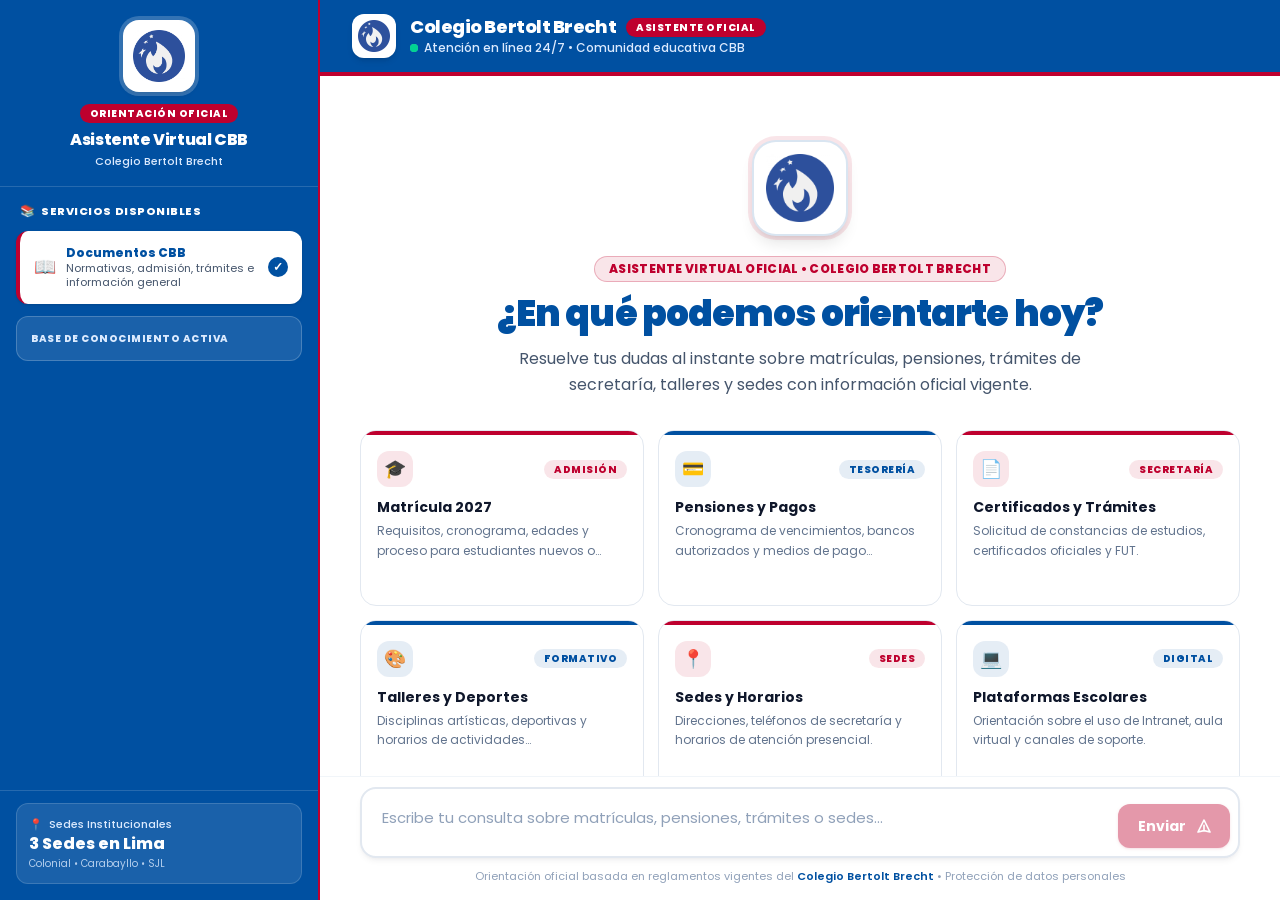
<file: index.html>
<!doctype html>
<html lang="es">

<head>
  <meta charset="utf-8">
  <title>Asistente Virtual Oficial | Colegio Bertolt Brecht</title>
  <base href="/">
  <meta name="viewport" content="width=device-width, initial-scale=1">
  <meta name="description" content="Asistente Virtual Oficial del Colegio Bertolt Brecht. Resuelve dudas sobre trámites, pensiones, matrículas 2027, talleres y sedes las 24 horas.">
  <link rel="icon" type="image/png" href="cropped-Favicon-3-1-32x32.png">
  <link rel="preconnect" href="https://fonts.googleapis.com">
  <link rel="preconnect" href="https://fonts.gstatic.com" crossorigin="">
  <link href="https://fonts.googleapis.com/css2?family=Poppins:ital,wght@0,300;0,400;0,500;0,600;0,700;0,800;1,300;1,400;1,600&amp;display=swap" rel="stylesheet">
<link rel="stylesheet" href="styles.css"></head>

<body class="font-['Poppins',sans-serif] bg-white text-slate-800 antialiased selection:bg-[#0050A1]/15 selection:text-[#0050A1]">
  <app-root></app-root>
<link rel="modulepreload" href="chunk-Z7USECQD.js"><link rel="modulepreload" href="chunk-GTRT2NL7.js"><script src="main.js" type="module"></script></body>

</html>
</file>
<file: styles.css>
/* src/styles.css */
/*! tailwindcss v4.3.3 | MIT License | https://tailwindcss.com */
@layer properties;
@layer theme, base, components, utilities;
@layer theme {
  :root,
  :host {
    --font-sans:
      -apple-system,
      BlinkMacSystemFont,
      "Segoe UI",
      Roboto,
      "Helvetica Neue",
      "Noto Sans",
      Arial,
      sans-serif,
      "Apple Color Emoji",
      "Segoe UI Emoji",
      "Segoe UI Symbol",
      "Noto Color Emoji";
    --font-mono:
      ui-monospace,
      SFMono-Regular,
      Menlo,
      Monaco,
      Consolas,
      "Liberation Mono",
      "Courier New",
      monospace;
    --color-red-50: oklch(97.1% 0.013 17.38);
    --color-red-200: oklch(88.5% 0.062 18.334);
    --color-red-300: oklch(80.8% 0.114 19.571);
    --color-amber-50: oklch(98.7% 0.022 95.277);
    --color-amber-200: oklch(92.4% 0.12 95.746);
    --color-amber-300: oklch(87.9% 0.169 91.605);
    --color-amber-500: oklch(76.9% 0.188 70.08);
    --color-amber-600: oklch(66.6% 0.179 58.318);
    --color-amber-700: oklch(55.5% 0.163 48.998);
    --color-emerald-50: oklch(97.9% 0.021 166.113);
    --color-emerald-200: oklch(90.5% 0.093 164.15);
    --color-emerald-300: oklch(84.5% 0.143 164.978);
    --color-emerald-400: oklch(76.5% 0.177 163.223);
    --color-emerald-500: oklch(69.6% 0.17 162.48);
    --color-emerald-600: oklch(59.6% 0.145 163.225);
    --color-emerald-700: oklch(50.8% 0.118 165.612);
    --color-emerald-900: oklch(37.8% 0.077 168.94);
    --color-blue-50: oklch(97% 0.014 254.604);
    --color-blue-100: oklch(93.2% 0.032 255.585);
    --color-blue-200: oklch(88.2% 0.059 254.128);
    --color-slate-50: oklch(98.4% 0.003 247.858);
    --color-slate-100: oklch(96.8% 0.007 247.896);
    --color-slate-200: oklch(92.9% 0.013 255.508);
    --color-slate-300: oklch(86.9% 0.022 252.894);
    --color-slate-400: oklch(70.4% 0.04 256.788);
    --color-slate-500: oklch(55.4% 0.046 257.417);
    --color-slate-600: oklch(44.6% 0.043 257.281);
    --color-slate-700: oklch(37.2% 0.044 257.287);
    --color-slate-800: oklch(27.9% 0.041 260.031);
    --color-slate-900: oklch(20.8% 0.042 265.755);
    --color-white: #fff;
    --spacing: 0.25rem;
    --container-xs: 20rem;
    --container-sm: 24rem;
    --container-md: 28rem;
    --container-lg: 32rem;
    --container-xl: 36rem;
    --container-3xl: 48rem;
    --text-xs: 0.75rem;
    --text-xs--line-height: calc(1 / 0.75);
    --text-sm: 0.875rem;
    --text-sm--line-height: calc(1.25 / 0.875);
    --text-base: 1rem;
    --text-base--line-height: calc(1.5 / 1);
    --text-lg: 1.125rem;
    --text-lg--line-height: calc(1.75 / 1.125);
    --text-xl: 1.25rem;
    --text-xl--line-height: calc(1.75 / 1.25);
    --text-2xl: 1.5rem;
    --text-2xl--line-height: calc(2 / 1.5);
    --text-3xl: 1.875rem;
    --text-3xl--line-height: calc(2.25 / 1.875);
    --text-4xl: 2.25rem;
    --text-4xl--line-height: calc(2.5 / 2.25);
    --font-weight-normal: 400;
    --font-weight-medium: 500;
    --font-weight-semibold: 600;
    --font-weight-bold: 700;
    --font-weight-extrabold: 800;
    --font-weight-black: 900;
    --tracking-tight: -0.025em;
    --tracking-wide: 0.025em;
    --tracking-wider: 0.05em;
    --leading-tight: 1.25;
    --leading-snug: 1.375;
    --leading-relaxed: 1.625;
    --radius-xs: 0.125rem;
    --radius-md: 0.375rem;
    --radius-lg: 0.5rem;
    --radius-xl: 0.75rem;
    --radius-2xl: 1rem;
    --radius-3xl: 1.5rem;
    --animate-spin: spin 1s linear infinite;
    --animate-ping: ping 1s cubic-bezier(0, 0, 0.2, 1) infinite;
    --animate-bounce: bounce 1s infinite;
    --blur-xs: 4px;
    --default-transition-duration: 150ms;
    --default-transition-timing-function: cubic-bezier(0.4, 0, 0.2, 1);
    --default-font-family: var(--font-sans);
    --default-mono-font-family: var(--font-mono);
  }
}
@layer base {
  *,
  ::after,
  ::before,
  ::backdrop,
  ::file-selector-button {
    box-sizing: border-box;
    margin: 0;
    padding: 0;
    border: 0 solid;
  }
  html,
  :host {
    line-height: 1.5;
    -webkit-text-size-adjust: 100%;
    tab-size: 4;
    font-family: var(--default-font-family, -apple-system, BlinkMacSystemFont, "Segoe UI", Roboto, "Helvetica Neue", "Noto Sans", Arial, sans-serif, "Apple Color Emoji", "Segoe UI Emoji", "Segoe UI Symbol", "Noto Color Emoji");
    font-feature-settings: var(--default-font-feature-settings, normal);
    font-variation-settings: var(--default-font-variation-settings, normal);
    -webkit-tap-highlight-color: transparent;
  }
  hr {
    height: 0;
    color: inherit;
    border-top-width: 1px;
  }
  abbr:where([title]) {
    -webkit-text-decoration: underline dotted;
    text-decoration: underline dotted;
  }
  h1,
  h2,
  h3,
  h4,
  h5,
  h6 {
    font-size: inherit;
    font-weight: inherit;
  }
  a {
    color: inherit;
    -webkit-text-decoration: inherit;
    text-decoration: inherit;
  }
  b,
  strong {
    font-weight: bolder;
  }
  code,
  kbd,
  samp,
  pre {
    font-family: var(--default-mono-font-family, ui-monospace, SFMono-Regular, Menlo, Monaco, Consolas, "Liberation Mono", "Courier New", monospace);
    font-feature-settings: var(--default-mono-font-feature-settings, normal);
    font-variation-settings: var(--default-mono-font-variation-settings, normal);
    font-size: 1em;
  }
  small {
    font-size: 80%;
  }
  sub,
  sup {
    font-size: 75%;
    line-height: 0;
    position: relative;
    vertical-align: baseline;
  }
  sub {
    bottom: -0.25em;
  }
  sup {
    top: -0.5em;
  }
  table {
    text-indent: 0;
    border-color: inherit;
    border-collapse: collapse;
  }
  :-moz-focusring:where(:not(iframe)) {
    outline: auto;
  }
  progress {
    vertical-align: baseline;
  }
  summary {
    display: list-item;
  }
  ol,
  ul,
  menu {
    list-style: none;
  }
  img,
  svg,
  video,
  canvas,
  audio,
  iframe,
  embed,
  object {
    display: block;
    vertical-align: middle;
  }
  img,
  video {
    max-width: 100%;
    height: auto;
  }
  button,
  input,
  select,
  optgroup,
  textarea,
  ::file-selector-button {
    font: inherit;
    font-feature-settings: inherit;
    font-variation-settings: inherit;
    letter-spacing: inherit;
    color: inherit;
    border-radius: 0;
    background-color: transparent;
    opacity: 1;
  }
  :where(select:is([multiple], [size])) optgroup {
    font-weight: bolder;
  }
  :where(select:is([multiple], [size])) optgroup option {
    padding-inline-start: 20px;
  }
  ::file-selector-button {
    margin-inline-end: 4px;
  }
  ::placeholder {
    opacity: 1;
  }
  @supports (not (-webkit-appearance: -apple-pay-button)) or (contain-intrinsic-size: 1px) {
    ::placeholder {
      color: currentcolor;
    }
    @supports (color: color-mix(in lab, red, red)) {
      ::placeholder {
        color: color-mix(in oklab, currentcolor 50%, transparent);
      }
    }
  }
  textarea {
    resize: vertical;
  }
  ::-webkit-search-decoration {
    -webkit-appearance: none;
  }
  ::-webkit-date-and-time-value {
    min-height: 1lh;
    text-align: inherit;
  }
  ::-webkit-datetime-edit {
    display: inline-flex;
  }
  ::-webkit-datetime-edit-fields-wrapper {
    padding: 0;
  }
  ::-webkit-datetime-edit,
  ::-webkit-datetime-edit-year-field,
  ::-webkit-datetime-edit-month-field,
  ::-webkit-datetime-edit-day-field,
  ::-webkit-datetime-edit-hour-field,
  ::-webkit-datetime-edit-minute-field,
  ::-webkit-datetime-edit-second-field,
  ::-webkit-datetime-edit-millisecond-field,
  ::-webkit-datetime-edit-meridiem-field {
    padding-block: 0;
  }
  ::-webkit-calendar-picker-indicator {
    line-height: 1;
  }
  :-moz-ui-invalid {
    box-shadow: none;
  }
  button,
  input:where([type=button], [type=reset], [type=submit]),
  ::file-selector-button {
    appearance: button;
  }
  ::-webkit-inner-spin-button,
  ::-webkit-outer-spin-button {
    height: auto;
  }
  [hidden]:where(:not([hidden=until-found])) {
    display: none !important;
  }
}
@layer utilities {
  .pointer-events-auto {
    pointer-events: auto;
  }
  .pointer-events-none {
    pointer-events: none;
  }
  .absolute {
    position: absolute;
  }
  .fixed {
    position: fixed;
  }
  .relative {
    position: relative;
  }
  .static {
    position: static;
  }
  .sticky {
    position: sticky;
  }
  .inset-0 {
    inset: 0px;
  }
  .inset-y-0 {
    inset-block: 0px;
  }
  .-top-1 {
    top: calc(var(--spacing) * -1);
  }
  .top-0 {
    top: 0px;
  }
  .top-3\.5 {
    top: calc(var(--spacing) * 3.5);
  }
  .top-4 {
    top: calc(var(--spacing) * 4);
  }
  .-right-1 {
    right: calc(var(--spacing) * -1);
  }
  .right-0 {
    right: 0px;
  }
  .right-2 {
    right: calc(var(--spacing) * 2);
  }
  .right-3\.5 {
    right: calc(var(--spacing) * 3.5);
  }
  .right-4 {
    right: calc(var(--spacing) * 4);
  }
  .right-6 {
    right: calc(var(--spacing) * 6);
  }
  .bottom-6 {
    bottom: calc(var(--spacing) * 6);
  }
  .left-0 {
    left: 0px;
  }
  .left-3 {
    left: calc(var(--spacing) * 3);
  }
  .z-10 {
    z-index: 10;
  }
  .z-20 {
    z-index: 20;
  }
  .z-30 {
    z-index: 30;
  }
  .z-40 {
    z-index: 40;
  }
  .z-50 {
    z-index: 50;
  }
  .container {
    width: 100%;
  }
  @media (width >= 40rem) {
    .container {
      max-width: 40rem;
    }
  }
  @media (width >= 48rem) {
    .container {
      max-width: 48rem;
    }
  }
  @media (width >= 64rem) {
    .container {
      max-width: 64rem;
    }
  }
  @media (width >= 80rem) {
    .container {
      max-width: 80rem;
    }
  }
  @media (width >= 96rem) {
    .container {
      max-width: 96rem;
    }
  }
  .mx-auto {
    margin-inline: auto;
  }
  .my-auto {
    margin-block: auto;
  }
  .mt-0\.5 {
    margin-top: calc(var(--spacing) * 0.5);
  }
  .mt-1 {
    margin-top: var(--spacing);
  }
  .mt-2\.5 {
    margin-top: calc(var(--spacing) * 2.5);
  }
  .mt-6 {
    margin-top: calc(var(--spacing) * 6);
  }
  .mb-1 {
    margin-bottom: var(--spacing);
  }
  .mb-1\.5 {
    margin-bottom: calc(var(--spacing) * 1.5);
  }
  .mb-2 {
    margin-bottom: calc(var(--spacing) * 2);
  }
  .mb-2\.5 {
    margin-bottom: calc(var(--spacing) * 2.5);
  }
  .mb-3 {
    margin-bottom: calc(var(--spacing) * 3);
  }
  .mb-3\.5 {
    margin-bottom: calc(var(--spacing) * 3.5);
  }
  .mb-4 {
    margin-bottom: calc(var(--spacing) * 4);
  }
  .mb-5 {
    margin-bottom: calc(var(--spacing) * 5);
  }
  .mb-6 {
    margin-bottom: calc(var(--spacing) * 6);
  }
  .mb-8 {
    margin-bottom: calc(var(--spacing) * 8);
  }
  .ml-auto {
    margin-left: auto;
  }
  .line-clamp-2 {
    overflow: hidden;
    display: -webkit-box;
    -webkit-box-orient: vertical;
    -webkit-line-clamp: 2;
  }
  .block {
    display: block;
  }
  .contents {
    display: contents;
  }
  .flex {
    display: flex;
  }
  .grid {
    display: grid;
  }
  .hidden {
    display: none;
  }
  .inline {
    display: inline;
  }
  .inline-flex {
    display: inline-flex;
  }
  .h-1 {
    height: var(--spacing);
  }
  .h-1\.5 {
    height: calc(var(--spacing) * 1.5);
  }
  .h-2 {
    height: calc(var(--spacing) * 2);
  }
  .h-3 {
    height: calc(var(--spacing) * 3);
  }
  .h-3\.5 {
    height: calc(var(--spacing) * 3.5);
  }
  .h-4 {
    height: calc(var(--spacing) * 4);
  }
  .h-5 {
    height: calc(var(--spacing) * 5);
  }
  .h-6 {
    height: calc(var(--spacing) * 6);
  }
  .h-8 {
    height: calc(var(--spacing) * 8);
  }
  .h-9 {
    height: calc(var(--spacing) * 9);
  }
  .h-10 {
    height: calc(var(--spacing) * 10);
  }
  .h-11 {
    height: calc(var(--spacing) * 11);
  }
  .h-12 {
    height: calc(var(--spacing) * 12);
  }
  .h-14 {
    height: calc(var(--spacing) * 14);
  }
  .h-16 {
    height: calc(var(--spacing) * 16);
  }
  .h-18 {
    height: calc(var(--spacing) * 18);
  }
  .h-20 {
    height: calc(var(--spacing) * 20);
  }
  .h-dvh {
    height: 100dvh;
  }
  .h-full {
    height: 100%;
  }
  .max-h-36 {
    max-height: calc(var(--spacing) * 36);
  }
  .min-h-0 {
    min-height: 0px;
  }
  .min-h-\[44px\] {
    min-height: 44px;
  }
  .min-h-dvh {
    min-height: 100dvh;
  }
  .w-2 {
    width: calc(var(--spacing) * 2);
  }
  .w-3 {
    width: calc(var(--spacing) * 3);
  }
  .w-3\.5 {
    width: calc(var(--spacing) * 3.5);
  }
  .w-4 {
    width: calc(var(--spacing) * 4);
  }
  .w-5 {
    width: calc(var(--spacing) * 5);
  }
  .w-6 {
    width: calc(var(--spacing) * 6);
  }
  .w-8 {
    width: calc(var(--spacing) * 8);
  }
  .w-9 {
    width: calc(var(--spacing) * 9);
  }
  .w-10 {
    width: calc(var(--spacing) * 10);
  }
  .w-12 {
    width: calc(var(--spacing) * 12);
  }
  .w-14 {
    width: calc(var(--spacing) * 14);
  }
  .w-18 {
    width: calc(var(--spacing) * 18);
  }
  .w-20 {
    width: calc(var(--spacing) * 20);
  }
  .w-72 {
    width: calc(var(--spacing) * 72);
  }
  .w-full {
    width: 100%;
  }
  .max-w-3xl {
    max-width: var(--container-3xl);
  }
  .max-w-\[85\%\] {
    max-width: 85%;
  }
  .max-w-lg {
    max-width: var(--container-lg);
  }
  .max-w-md {
    max-width: var(--container-md);
  }
  .max-w-sm {
    max-width: var(--container-sm);
  }
  .max-w-xl {
    max-width: var(--container-xl);
  }
  .max-w-xs {
    max-width: var(--container-xs);
  }
  .min-w-0 {
    min-width: 0px;
  }
  .flex-1 {
    flex: 1;
  }
  .shrink-0 {
    flex-shrink: 0;
  }
  .border-collapse {
    border-collapse: collapse;
  }
  .-translate-x-full {
    --tw-translate-x: -100%;
    translate: var(--tw-translate-x) var(--tw-translate-y);
  }
  .translate-x-0 {
    --tw-translate-x: 0px;
    translate: var(--tw-translate-x) var(--tw-translate-y);
  }
  .translate-x-0\.5 {
    --tw-translate-x: calc(var(--spacing) * 0.5);
    translate: var(--tw-translate-x) var(--tw-translate-y);
  }
  .transform {
    transform: var(--tw-rotate-x,) var(--tw-rotate-y,) var(--tw-rotate-z,) var(--tw-skew-x,) var(--tw-skew-y,);
  }
  .animate-bounce {
    animation: var(--animate-bounce);
  }
  .animate-ping {
    animation: var(--animate-ping);
  }
  .animate-spin {
    animation: var(--animate-spin);
  }
  .cursor-pointer {
    cursor: pointer;
  }
  .resize-none {
    resize: none;
  }
  .scrollbar-thin {
    scrollbar-width: thin;
  }
  .grid-cols-1 {
    grid-template-columns: repeat(1, minmax(0, 1fr));
  }
  .grid-cols-3 {
    grid-template-columns: repeat(3, minmax(0, 1fr));
  }
  .flex-col {
    flex-direction: column;
  }
  .flex-wrap {
    flex-wrap: wrap;
  }
  .items-center {
    align-items: center;
  }
  .items-end {
    align-items: flex-end;
  }
  .items-start {
    align-items: flex-start;
  }
  .justify-between {
    justify-content: space-between;
  }
  .justify-center {
    justify-content: center;
  }
  .justify-end {
    justify-content: flex-end;
  }
  .justify-start {
    justify-content: flex-start;
  }
  .gap-1 {
    gap: var(--spacing);
  }
  .gap-1\.5 {
    gap: calc(var(--spacing) * 1.5);
  }
  .gap-2 {
    gap: calc(var(--spacing) * 2);
  }
  .gap-2\.5 {
    gap: calc(var(--spacing) * 2.5);
  }
  .gap-3 {
    gap: calc(var(--spacing) * 3);
  }
  .gap-3\.5 {
    gap: calc(var(--spacing) * 3.5);
  }
  .gap-4 {
    gap: calc(var(--spacing) * 4);
  }
  :where(.space-y-1 > :not(:last-child)) {
    --tw-space-y-reverse: 0;
    margin-block-start: calc(var(--spacing) * var(--tw-space-y-reverse));
    margin-block-end: calc(var(--spacing) * calc(1 - var(--tw-space-y-reverse)));
  }
  :where(.space-y-1\.5 > :not(:last-child)) {
    --tw-space-y-reverse: 0;
    margin-block-start: calc(calc(var(--spacing) * 1.5) * var(--tw-space-y-reverse));
    margin-block-end: calc(calc(var(--spacing) * 1.5) * calc(1 - var(--tw-space-y-reverse)));
  }
  :where(.space-y-2 > :not(:last-child)) {
    --tw-space-y-reverse: 0;
    margin-block-start: calc(calc(var(--spacing) * 2) * var(--tw-space-y-reverse));
    margin-block-end: calc(calc(var(--spacing) * 2) * calc(1 - var(--tw-space-y-reverse)));
  }
  :where(.space-y-3 > :not(:last-child)) {
    --tw-space-y-reverse: 0;
    margin-block-start: calc(calc(var(--spacing) * 3) * var(--tw-space-y-reverse));
    margin-block-end: calc(calc(var(--spacing) * 3) * calc(1 - var(--tw-space-y-reverse)));
  }
  :where(.space-y-4 > :not(:last-child)) {
    --tw-space-y-reverse: 0;
    margin-block-start: calc(calc(var(--spacing) * 4) * var(--tw-space-y-reverse));
    margin-block-end: calc(calc(var(--spacing) * 4) * calc(1 - var(--tw-space-y-reverse)));
  }
  :where(.space-y-6 > :not(:last-child)) {
    --tw-space-y-reverse: 0;
    margin-block-start: calc(calc(var(--spacing) * 6) * var(--tw-space-y-reverse));
    margin-block-end: calc(calc(var(--spacing) * 6) * calc(1 - var(--tw-space-y-reverse)));
  }
  :where(.divide-y > :not(:last-child)) {
    --tw-divide-y-reverse: 0;
    border-bottom-style: var(--tw-border-style);
    border-top-style: var(--tw-border-style);
    border-top-width: calc(1px * var(--tw-divide-y-reverse));
    border-bottom-width: calc(1px * calc(1 - var(--tw-divide-y-reverse)));
  }
  :where(.divide-slate-200\/70 > :not(:last-child)) {
    border-color: color-mix(in srgb, oklch(92.9% 0.013 255.508) 70%, transparent);
  }
  @supports (color: color-mix(in lab, red, red)) {
    :where(.divide-slate-200\/70 > :not(:last-child)) {
      border-color: color-mix(in oklab, var(--color-slate-200) 70%, transparent);
    }
  }
  .truncate {
    overflow: hidden;
    text-overflow: ellipsis;
    white-space: nowrap;
  }
  .overflow-hidden {
    overflow: hidden;
  }
  .overflow-x-auto {
    overflow-x: auto;
  }
  .overflow-y-auto {
    overflow-y: auto;
  }
  .rounded-2xl {
    border-radius: var(--radius-2xl);
  }
  .rounded-3xl {
    border-radius: var(--radius-3xl);
  }
  .rounded-full {
    border-radius: calc(infinity * 1px);
  }
  .rounded-lg {
    border-radius: var(--radius-lg);
  }
  .rounded-md {
    border-radius: var(--radius-md);
  }
  .rounded-xl {
    border-radius: var(--radius-xl);
  }
  .rounded-tl-xs {
    border-top-left-radius: var(--radius-xs);
  }
  .rounded-tr-xs {
    border-top-right-radius: var(--radius-xs);
  }
  .border {
    border-style: var(--tw-border-style);
    border-width: 1px;
  }
  .border-2 {
    border-style: var(--tw-border-style);
    border-width: 2px;
  }
  .border-3 {
    border-style: var(--tw-border-style);
    border-width: 3px;
  }
  .border-4 {
    border-style: var(--tw-border-style);
    border-width: 4px;
  }
  .border-t {
    border-top-style: var(--tw-border-style);
    border-top-width: 1px;
  }
  .border-t-4 {
    border-top-style: var(--tw-border-style);
    border-top-width: 4px;
  }
  .border-r-2 {
    border-right-style: var(--tw-border-style);
    border-right-width: 2px;
  }
  .border-b {
    border-bottom-style: var(--tw-border-style);
    border-bottom-width: 1px;
  }
  .border-b-4 {
    border-bottom-style: var(--tw-border-style);
    border-bottom-width: 4px;
  }
  .border-l {
    border-left-style: var(--tw-border-style);
    border-left-width: 1px;
  }
  .border-l-4 {
    border-left-style: var(--tw-border-style);
    border-left-width: 4px;
  }
  .border-dashed {
    --tw-border-style: dashed;
    border-style: dashed;
  }
  .border-\[\#0050A1\] {
    border-color: #0050A1;
  }
  .border-\[\#0050A1\]\/15 {
    border-color: color-mix(in oklab, #0050A1 15%, transparent);
  }
  .border-\[\#0050A1\]\/20 {
    border-color: color-mix(in oklab, #0050A1 20%, transparent);
  }
  .border-\[\#BE002E\] {
    border-color: #BE002E;
  }
  .border-\[\#BE002E\]\/25 {
    border-color: color-mix(in oklab, #BE002E 25%, transparent);
  }
  .border-\[\#BE002E\]\/30 {
    border-color: color-mix(in oklab, #BE002E 30%, transparent);
  }
  .border-\[\#BE002E\]\/40 {
    border-color: color-mix(in oklab, #BE002E 40%, transparent);
  }
  .border-amber-200 {
    border-color: var(--color-amber-200);
  }
  .border-amber-500 {
    border-color: var(--color-amber-500);
  }
  .border-blue-100 {
    border-color: var(--color-blue-100);
  }
  .border-blue-200 {
    border-color: var(--color-blue-200);
  }
  .border-current {
    border-color: currentcolor;
  }
  .border-emerald-200 {
    border-color: var(--color-emerald-200);
  }
  .border-emerald-500 {
    border-color: var(--color-emerald-500);
  }
  .border-emerald-600 {
    border-color: var(--color-emerald-600);
  }
  .border-red-200 {
    border-color: var(--color-red-200);
  }
  .border-red-200\/80 {
    border-color: color-mix(in srgb, oklch(88.5% 0.062 18.334) 80%, transparent);
  }
  @supports (color: color-mix(in lab, red, red)) {
    .border-red-200\/80 {
      border-color: color-mix(in oklab, var(--color-red-200) 80%, transparent);
    }
  }
  .border-red-300 {
    border-color: var(--color-red-300);
  }
  .border-slate-100 {
    border-color: var(--color-slate-100);
  }
  .border-slate-200 {
    border-color: var(--color-slate-200);
  }
  .border-slate-200\/90 {
    border-color: color-mix(in srgb, oklch(92.9% 0.013 255.508) 90%, transparent);
  }
  @supports (color: color-mix(in lab, red, red)) {
    .border-slate-200\/90 {
      border-color: color-mix(in oklab, var(--color-slate-200) 90%, transparent);
    }
  }
  .border-slate-300 {
    border-color: var(--color-slate-300);
  }
  .border-white {
    border-color: var(--color-white);
  }
  .border-white\/15 {
    border-color: color-mix(in srgb, #fff 15%, transparent);
  }
  @supports (color: color-mix(in lab, red, red)) {
    .border-white\/15 {
      border-color: color-mix(in oklab, var(--color-white) 15%, transparent);
    }
  }
  .border-white\/20 {
    border-color: color-mix(in srgb, #fff 20%, transparent);
  }
  @supports (color: color-mix(in lab, red, red)) {
    .border-white\/20 {
      border-color: color-mix(in oklab, var(--color-white) 20%, transparent);
    }
  }
  .border-white\/30 {
    border-color: color-mix(in srgb, #fff 30%, transparent);
  }
  @supports (color: color-mix(in lab, red, red)) {
    .border-white\/30 {
      border-color: color-mix(in oklab, var(--color-white) 30%, transparent);
    }
  }
  .border-t-\[\#0050A1\] {
    border-top-color: #0050A1;
  }
  .border-t-\[\#BE002E\] {
    border-top-color: #BE002E;
  }
  .border-t-emerald-500 {
    border-top-color: var(--color-emerald-500);
  }
  .border-t-transparent {
    border-top-color: transparent;
  }
  .border-t-white {
    border-top-color: var(--color-white);
  }
  .border-l-\[\#0050A1\] {
    border-left-color: #0050A1;
  }
  .border-l-\[\#BE002E\] {
    border-left-color: #BE002E;
  }
  .bg-\[\#0050A1\] {
    background-color: #0050A1;
  }
  .bg-\[\#0050A1\]\/5 {
    background-color: color-mix(in oklab, #0050A1 5%, transparent);
  }
  .bg-\[\#0050A1\]\/10 {
    background-color: color-mix(in oklab, #0050A1 10%, transparent);
  }
  .bg-\[\#BE002E\] {
    background-color: #BE002E;
  }
  .bg-\[\#BE002E\]\/10 {
    background-color: color-mix(in oklab, #BE002E 10%, transparent);
  }
  .bg-amber-50 {
    background-color: var(--color-amber-50);
  }
  .bg-amber-50\/70 {
    background-color: color-mix(in srgb, oklch(98.7% 0.022 95.277) 70%, transparent);
  }
  @supports (color: color-mix(in lab, red, red)) {
    .bg-amber-50\/70 {
      background-color: color-mix(in oklab, var(--color-amber-50) 70%, transparent);
    }
  }
  .bg-amber-500 {
    background-color: var(--color-amber-500);
  }
  .bg-blue-50 {
    background-color: var(--color-blue-50);
  }
  .bg-blue-50\/60 {
    background-color: color-mix(in srgb, oklch(97% 0.014 254.604) 60%, transparent);
  }
  @supports (color: color-mix(in lab, red, red)) {
    .bg-blue-50\/60 {
      background-color: color-mix(in oklab, var(--color-blue-50) 60%, transparent);
    }
  }
  .bg-emerald-50 {
    background-color: var(--color-emerald-50);
  }
  .bg-emerald-50\/70 {
    background-color: color-mix(in srgb, oklch(97.9% 0.021 166.113) 70%, transparent);
  }
  @supports (color: color-mix(in lab, red, red)) {
    .bg-emerald-50\/70 {
      background-color: color-mix(in oklab, var(--color-emerald-50) 70%, transparent);
    }
  }
  .bg-emerald-300 {
    background-color: var(--color-emerald-300);
  }
  .bg-emerald-400 {
    background-color: var(--color-emerald-400);
  }
  .bg-emerald-500 {
    background-color: var(--color-emerald-500);
  }
  .bg-emerald-600 {
    background-color: var(--color-emerald-600);
  }
  .bg-red-50 {
    background-color: var(--color-red-50);
  }
  .bg-red-50\/20 {
    background-color: color-mix(in srgb, oklch(97.1% 0.013 17.38) 20%, transparent);
  }
  @supports (color: color-mix(in lab, red, red)) {
    .bg-red-50\/20 {
      background-color: color-mix(in oklab, var(--color-red-50) 20%, transparent);
    }
  }
  .bg-red-50\/60 {
    background-color: color-mix(in srgb, oklch(97.1% 0.013 17.38) 60%, transparent);
  }
  @supports (color: color-mix(in lab, red, red)) {
    .bg-red-50\/60 {
      background-color: color-mix(in oklab, var(--color-red-50) 60%, transparent);
    }
  }
  .bg-red-50\/70 {
    background-color: color-mix(in srgb, oklch(97.1% 0.013 17.38) 70%, transparent);
  }
  @supports (color: color-mix(in lab, red, red)) {
    .bg-red-50\/70 {
      background-color: color-mix(in oklab, var(--color-red-50) 70%, transparent);
    }
  }
  .bg-slate-50 {
    background-color: var(--color-slate-50);
  }
  .bg-slate-50\/50 {
    background-color: color-mix(in srgb, oklch(98.4% 0.003 247.858) 50%, transparent);
  }
  @supports (color: color-mix(in lab, red, red)) {
    .bg-slate-50\/50 {
      background-color: color-mix(in oklab, var(--color-slate-50) 50%, transparent);
    }
  }
  .bg-slate-50\/80 {
    background-color: color-mix(in srgb, oklch(98.4% 0.003 247.858) 80%, transparent);
  }
  @supports (color: color-mix(in lab, red, red)) {
    .bg-slate-50\/80 {
      background-color: color-mix(in oklab, var(--color-slate-50) 80%, transparent);
    }
  }
  .bg-slate-100 {
    background-color: var(--color-slate-100);
  }
  .bg-slate-200 {
    background-color: var(--color-slate-200);
  }
  .bg-slate-900\/50 {
    background-color: color-mix(in srgb, oklch(20.8% 0.042 265.755) 50%, transparent);
  }
  @supports (color: color-mix(in lab, red, red)) {
    .bg-slate-900\/50 {
      background-color: color-mix(in oklab, var(--color-slate-900) 50%, transparent);
    }
  }
  .bg-slate-900\/60 {
    background-color: color-mix(in srgb, oklch(20.8% 0.042 265.755) 60%, transparent);
  }
  @supports (color: color-mix(in lab, red, red)) {
    .bg-slate-900\/60 {
      background-color: color-mix(in oklab, var(--color-slate-900) 60%, transparent);
    }
  }
  .bg-transparent {
    background-color: transparent;
  }
  .bg-white {
    background-color: var(--color-white);
  }
  .bg-white\/10 {
    background-color: color-mix(in srgb, #fff 10%, transparent);
  }
  @supports (color: color-mix(in lab, red, red)) {
    .bg-white\/10 {
      background-color: color-mix(in oklab, var(--color-white) 10%, transparent);
    }
  }
  .bg-white\/15 {
    background-color: color-mix(in srgb, #fff 15%, transparent);
  }
  @supports (color: color-mix(in lab, red, red)) {
    .bg-white\/15 {
      background-color: color-mix(in oklab, var(--color-white) 15%, transparent);
    }
  }
  .bg-white\/20 {
    background-color: color-mix(in srgb, #fff 20%, transparent);
  }
  @supports (color: color-mix(in lab, red, red)) {
    .bg-white\/20 {
      background-color: color-mix(in oklab, var(--color-white) 20%, transparent);
    }
  }
  .bg-gradient-to-r {
    --tw-gradient-position: to right in oklab;
    background-image: linear-gradient(var(--tw-gradient-stops));
  }
  .from-\[\#0050A1\] {
    --tw-gradient-from: #0050A1;
    --tw-gradient-stops: var(--tw-gradient-via-stops, var(--tw-gradient-position), var(--tw-gradient-from) var(--tw-gradient-from-position), var(--tw-gradient-to) var(--tw-gradient-to-position));
  }
  .via-\[\#0050A1\] {
    --tw-gradient-via: #0050A1;
    --tw-gradient-via-stops:
      var(--tw-gradient-position),
      var(--tw-gradient-from) var(--tw-gradient-from-position),
      var(--tw-gradient-via) var(--tw-gradient-via-position),
      var(--tw-gradient-to) var(--tw-gradient-to-position);
    --tw-gradient-stops: var(--tw-gradient-via-stops);
  }
  .to-\[\#BE002E\] {
    --tw-gradient-to: #BE002E;
    --tw-gradient-stops: var(--tw-gradient-via-stops, var(--tw-gradient-position), var(--tw-gradient-from) var(--tw-gradient-from-position), var(--tw-gradient-to) var(--tw-gradient-to-position));
  }
  .object-contain {
    object-fit: contain;
  }
  .p-1\.5 {
    padding: calc(var(--spacing) * 1.5);
  }
  .p-2 {
    padding: calc(var(--spacing) * 2);
  }
  .p-2\.5 {
    padding: calc(var(--spacing) * 2.5);
  }
  .p-3 {
    padding: calc(var(--spacing) * 3);
  }
  .p-3\.5 {
    padding: calc(var(--spacing) * 3.5);
  }
  .p-4 {
    padding: calc(var(--spacing) * 4);
  }
  .p-5 {
    padding: calc(var(--spacing) * 5);
  }
  .p-6 {
    padding: calc(var(--spacing) * 6);
  }
  .p-12 {
    padding: calc(var(--spacing) * 12);
  }
  .px-1 {
    padding-inline: var(--spacing);
  }
  .px-1\.5 {
    padding-inline: calc(var(--spacing) * 1.5);
  }
  .px-2 {
    padding-inline: calc(var(--spacing) * 2);
  }
  .px-2\.5 {
    padding-inline: calc(var(--spacing) * 2.5);
  }
  .px-3 {
    padding-inline: calc(var(--spacing) * 3);
  }
  .px-3\.5 {
    padding-inline: calc(var(--spacing) * 3.5);
  }
  .px-4 {
    padding-inline: calc(var(--spacing) * 4);
  }
  .px-5 {
    padding-inline: calc(var(--spacing) * 5);
  }
  .px-6 {
    padding-inline: calc(var(--spacing) * 6);
  }
  .py-0\.5 {
    padding-block: calc(var(--spacing) * 0.5);
  }
  .py-1 {
    padding-block: var(--spacing);
  }
  .py-1\.5 {
    padding-block: calc(var(--spacing) * 1.5);
  }
  .py-2 {
    padding-block: calc(var(--spacing) * 2);
  }
  .py-2\.5 {
    padding-block: calc(var(--spacing) * 2.5);
  }
  .py-3 {
    padding-block: calc(var(--spacing) * 3);
  }
  .py-3\.5 {
    padding-block: calc(var(--spacing) * 3.5);
  }
  .py-4 {
    padding-block: calc(var(--spacing) * 4);
  }
  .py-6 {
    padding-block: calc(var(--spacing) * 6);
  }
  .py-7 {
    padding-block: calc(var(--spacing) * 7);
  }
  .py-8 {
    padding-block: calc(var(--spacing) * 8);
  }
  .pt-1 {
    padding-top: var(--spacing);
  }
  .pt-2 {
    padding-top: calc(var(--spacing) * 2);
  }
  .pt-2\.5 {
    padding-top: calc(var(--spacing) * 2.5);
  }
  .pt-3 {
    padding-top: calc(var(--spacing) * 3);
  }
  .pt-5 {
    padding-top: calc(var(--spacing) * 5);
  }
  .pr-1 {
    padding-right: var(--spacing);
  }
  .pr-3\.5 {
    padding-right: calc(var(--spacing) * 3.5);
  }
  .pr-4 {
    padding-right: calc(var(--spacing) * 4);
  }
  .pr-20 {
    padding-right: calc(var(--spacing) * 20);
  }
  .pb-1 {
    padding-bottom: var(--spacing);
  }
  .pb-4 {
    padding-bottom: calc(var(--spacing) * 4);
  }
  .pl-3 {
    padding-left: calc(var(--spacing) * 3);
  }
  .pl-3\.5 {
    padding-left: calc(var(--spacing) * 3.5);
  }
  .pl-9 {
    padding-left: calc(var(--spacing) * 9);
  }
  .pl-10 {
    padding-left: calc(var(--spacing) * 10);
  }
  .text-center {
    text-align: center;
  }
  .text-left {
    text-align: left;
  }
  .text-right {
    text-align: right;
  }
  .align-top {
    vertical-align: top;
  }
  .font-\[\'Poppins\'\,sans-serif\] {
    font-family: "Poppins", sans-serif;
  }
  .font-mono {
    font-family: var(--font-mono);
  }
  .text-2xl {
    font-size: var(--text-2xl);
    line-height: var(--tw-leading, var(--text-2xl--line-height));
  }
  .text-3xl {
    font-size: var(--text-3xl);
    line-height: var(--tw-leading, var(--text-3xl--line-height));
  }
  .text-base {
    font-size: var(--text-base);
    line-height: var(--tw-leading, var(--text-base--line-height));
  }
  .text-lg {
    font-size: var(--text-lg);
    line-height: var(--tw-leading, var(--text-lg--line-height));
  }
  .text-sm {
    font-size: var(--text-sm);
    line-height: var(--tw-leading, var(--text-sm--line-height));
  }
  .text-xl {
    font-size: var(--text-xl);
    line-height: var(--tw-leading, var(--text-xl--line-height));
  }
  .text-xs {
    font-size: var(--text-xs);
    line-height: var(--tw-leading, var(--text-xs--line-height));
  }
  .text-\[9px\] {
    font-size: 9px;
  }
  .text-\[10px\] {
    font-size: 10px;
  }
  .text-\[11px\] {
    font-size: 11px;
  }
  .leading-none {
    --tw-leading: 1;
    line-height: 1;
  }
  .leading-relaxed {
    --tw-leading: var(--leading-relaxed);
    line-height: var(--leading-relaxed);
  }
  .leading-snug {
    --tw-leading: var(--leading-snug);
    line-height: var(--leading-snug);
  }
  .leading-tight {
    --tw-leading: var(--leading-tight);
    line-height: var(--leading-tight);
  }
  .font-black {
    --tw-font-weight: var(--font-weight-black);
    font-weight: var(--font-weight-black);
  }
  .font-bold {
    --tw-font-weight: var(--font-weight-bold);
    font-weight: var(--font-weight-bold);
  }
  .font-extrabold {
    --tw-font-weight: var(--font-weight-extrabold);
    font-weight: var(--font-weight-extrabold);
  }
  .font-medium {
    --tw-font-weight: var(--font-weight-medium);
    font-weight: var(--font-weight-medium);
  }
  .font-normal {
    --tw-font-weight: var(--font-weight-normal);
    font-weight: var(--font-weight-normal);
  }
  .font-semibold {
    --tw-font-weight: var(--font-weight-semibold);
    font-weight: var(--font-weight-semibold);
  }
  .tracking-tight {
    --tw-tracking: var(--tracking-tight);
    letter-spacing: var(--tracking-tight);
  }
  .tracking-wide {
    --tw-tracking: var(--tracking-wide);
    letter-spacing: var(--tracking-wide);
  }
  .tracking-wider {
    --tw-tracking: var(--tracking-wider);
    letter-spacing: var(--tracking-wider);
  }
  .break-words {
    overflow-wrap: break-word;
  }
  .whitespace-nowrap {
    white-space: nowrap;
  }
  .whitespace-pre-wrap {
    white-space: pre-wrap;
  }
  .text-\[\#0050A1\] {
    color: #0050A1;
  }
  .text-\[\#BE002E\] {
    color: #BE002E;
  }
  .text-amber-600 {
    color: var(--color-amber-600);
  }
  .text-amber-700 {
    color: var(--color-amber-700);
  }
  .text-blue-100 {
    color: var(--color-blue-100);
  }
  .text-blue-100\/80 {
    color: color-mix(in srgb, oklch(93.2% 0.032 255.585) 80%, transparent);
  }
  @supports (color: color-mix(in lab, red, red)) {
    .text-blue-100\/80 {
      color: color-mix(in oklab, var(--color-blue-100) 80%, transparent);
    }
  }
  .text-emerald-600 {
    color: var(--color-emerald-600);
  }
  .text-emerald-700 {
    color: var(--color-emerald-700);
  }
  .text-emerald-900 {
    color: var(--color-emerald-900);
  }
  .text-slate-400 {
    color: var(--color-slate-400);
  }
  .text-slate-500 {
    color: var(--color-slate-500);
  }
  .text-slate-600 {
    color: var(--color-slate-600);
  }
  .text-slate-700 {
    color: var(--color-slate-700);
  }
  .text-slate-800 {
    color: var(--color-slate-800);
  }
  .text-slate-900 {
    color: var(--color-slate-900);
  }
  .text-white {
    color: var(--color-white);
  }
  .uppercase {
    text-transform: uppercase;
  }
  .italic {
    font-style: italic;
  }
  .underline {
    text-decoration-line: underline;
  }
  .antialiased {
    -webkit-font-smoothing: antialiased;
    -moz-osx-font-smoothing: grayscale;
  }
  .placeholder-slate-400::placeholder {
    color: var(--color-slate-400);
  }
  .opacity-0 {
    opacity: 0%;
  }
  .opacity-25 {
    opacity: 25%;
  }
  .opacity-60 {
    opacity: 60%;
  }
  .opacity-75 {
    opacity: 75%;
  }
  .opacity-90 {
    opacity: 90%;
  }
  .shadow-2xl {
    --tw-shadow: 0 25px 50px -12px var(--tw-shadow-color, rgb(0 0 0 / 0.25));
    box-shadow:
      var(--tw-inset-shadow),
      var(--tw-inset-ring-shadow),
      var(--tw-ring-offset-shadow),
      var(--tw-ring-shadow),
      var(--tw-shadow);
  }
  .shadow-2xs {
    --tw-shadow: 0 1px var(--tw-shadow-color, rgb(0 0 0 / 0.05));
    box-shadow:
      var(--tw-inset-shadow),
      var(--tw-inset-ring-shadow),
      var(--tw-ring-offset-shadow),
      var(--tw-ring-shadow),
      var(--tw-shadow);
  }
  .shadow-lg {
    --tw-shadow: 0 10px 15px -3px var(--tw-shadow-color, rgb(0 0 0 / 0.1)), 0 4px 6px -4px var(--tw-shadow-color, rgb(0 0 0 / 0.1));
    box-shadow:
      var(--tw-inset-shadow),
      var(--tw-inset-ring-shadow),
      var(--tw-ring-offset-shadow),
      var(--tw-ring-shadow),
      var(--tw-shadow);
  }
  .shadow-md {
    --tw-shadow: 0 4px 6px -1px var(--tw-shadow-color, rgb(0 0 0 / 0.1)), 0 2px 4px -2px var(--tw-shadow-color, rgb(0 0 0 / 0.1));
    box-shadow:
      var(--tw-inset-shadow),
      var(--tw-inset-ring-shadow),
      var(--tw-ring-offset-shadow),
      var(--tw-ring-shadow),
      var(--tw-shadow);
  }
  .shadow-sm {
    --tw-shadow: 0 1px 3px 0 var(--tw-shadow-color, rgb(0 0 0 / 0.1)), 0 1px 2px -1px var(--tw-shadow-color, rgb(0 0 0 / 0.1));
    box-shadow:
      var(--tw-inset-shadow),
      var(--tw-inset-ring-shadow),
      var(--tw-ring-offset-shadow),
      var(--tw-ring-shadow),
      var(--tw-shadow);
  }
  .shadow-xl {
    --tw-shadow: 0 20px 25px -5px var(--tw-shadow-color, rgb(0 0 0 / 0.1)), 0 8px 10px -6px var(--tw-shadow-color, rgb(0 0 0 / 0.1));
    box-shadow:
      var(--tw-inset-shadow),
      var(--tw-inset-ring-shadow),
      var(--tw-ring-offset-shadow),
      var(--tw-ring-shadow),
      var(--tw-shadow);
  }
  .shadow-xs {
    --tw-shadow: 0 1px 2px 0 var(--tw-shadow-color, rgb(0 0 0 / 0.05));
    box-shadow:
      var(--tw-inset-shadow),
      var(--tw-inset-ring-shadow),
      var(--tw-ring-offset-shadow),
      var(--tw-ring-shadow),
      var(--tw-shadow);
  }
  .ring-2 {
    --tw-ring-shadow: var(--tw-ring-inset,) 0 0 0 calc(2px + var(--tw-ring-offset-width)) var(--tw-ring-color, currentcolor);
    box-shadow:
      var(--tw-inset-shadow),
      var(--tw-inset-ring-shadow),
      var(--tw-ring-offset-shadow),
      var(--tw-ring-shadow),
      var(--tw-shadow);
  }
  .ring-4 {
    --tw-ring-shadow: var(--tw-ring-inset,) 0 0 0 calc(4px + var(--tw-ring-offset-width)) var(--tw-ring-color, currentcolor);
    box-shadow:
      var(--tw-inset-shadow),
      var(--tw-inset-ring-shadow),
      var(--tw-ring-offset-shadow),
      var(--tw-ring-shadow),
      var(--tw-shadow);
  }
  .shadow-\[\#BE002E\]\/20 {
    --tw-shadow-color: color-mix(in srgb, #BE002E 20%, transparent);
  }
  @supports (color: color-mix(in lab, red, red)) {
    .shadow-\[\#BE002E\]\/20 {
      --tw-shadow-color: color-mix(in oklab, color-mix(in oklab, #BE002E 20%, transparent) var(--tw-shadow-alpha), transparent);
    }
  }
  .shadow-\[\#BE002E\]\/25 {
    --tw-shadow-color: color-mix(in srgb, #BE002E 25%, transparent);
  }
  @supports (color: color-mix(in lab, red, red)) {
    .shadow-\[\#BE002E\]\/25 {
      --tw-shadow-color: color-mix(in oklab, color-mix(in oklab, #BE002E 25%, transparent) var(--tw-shadow-alpha), transparent);
    }
  }
  .shadow-slate-900\/5 {
    --tw-shadow-color: color-mix(in srgb, oklch(20.8% 0.042 265.755) 5%, transparent);
  }
  @supports (color: color-mix(in lab, red, red)) {
    .shadow-slate-900\/5 {
      --tw-shadow-color: color-mix(in oklab, color-mix(in oklab, var(--color-slate-900) 5%, transparent) var(--tw-shadow-alpha), transparent);
    }
  }
  .ring-\[\#BE002E\]\/10 {
    --tw-ring-color: color-mix(in oklab, #BE002E 10%, transparent);
  }
  .ring-white {
    --tw-ring-color: var(--color-white);
  }
  .ring-white\/20 {
    --tw-ring-color: color-mix(in srgb, #fff 20%, transparent);
  }
  @supports (color: color-mix(in lab, red, red)) {
    .ring-white\/20 {
      --tw-ring-color: color-mix(in oklab, var(--color-white) 20%, transparent);
    }
  }
  .ring-white\/40 {
    --tw-ring-color: color-mix(in srgb, #fff 40%, transparent);
  }
  @supports (color: color-mix(in lab, red, red)) {
    .ring-white\/40 {
      --tw-ring-color: color-mix(in oklab, var(--color-white) 40%, transparent);
    }
  }
  .filter {
    filter: var(--tw-blur,) var(--tw-brightness,) var(--tw-contrast,) var(--tw-grayscale,) var(--tw-hue-rotate,) var(--tw-invert,) var(--tw-saturate,) var(--tw-sepia,) var(--tw-drop-shadow,);
  }
  .backdrop-blur-xs {
    --tw-backdrop-blur: blur(var(--blur-xs));
    -webkit-backdrop-filter: var(--tw-backdrop-blur,) var(--tw-backdrop-brightness,) var(--tw-backdrop-contrast,) var(--tw-backdrop-grayscale,) var(--tw-backdrop-hue-rotate,) var(--tw-backdrop-invert,) var(--tw-backdrop-opacity,) var(--tw-backdrop-saturate,) var(--tw-backdrop-sepia,);
    backdrop-filter: var(--tw-backdrop-blur,) var(--tw-backdrop-brightness,) var(--tw-backdrop-contrast,) var(--tw-backdrop-grayscale,) var(--tw-backdrop-hue-rotate,) var(--tw-backdrop-invert,) var(--tw-backdrop-opacity,) var(--tw-backdrop-saturate,) var(--tw-backdrop-sepia,);
  }
  .transition-all {
    transition-property: all;
    transition-timing-function: var(--tw-ease, var(--default-transition-timing-function));
    transition-duration: var(--tw-duration, var(--default-transition-duration));
  }
  .transition-colors {
    transition-property:
      color,
      background-color,
      border-color,
      outline-color,
      text-decoration-color,
      fill,
      stroke,
      --tw-gradient-from,
      --tw-gradient-via,
      --tw-gradient-to;
    transition-timing-function: var(--tw-ease, var(--default-transition-timing-function));
    transition-duration: var(--tw-duration, var(--default-transition-duration));
  }
  .transition-opacity {
    transition-property: opacity;
    transition-timing-function: var(--tw-ease, var(--default-transition-timing-function));
    transition-duration: var(--tw-duration, var(--default-transition-duration));
  }
  .transition-transform {
    transition-property:
      transform,
      translate,
      scale,
      rotate;
    transition-timing-function: var(--tw-ease, var(--default-transition-timing-function));
    transition-duration: var(--tw-duration, var(--default-transition-duration));
  }
  .duration-150 {
    --tw-duration: 150ms;
    transition-duration: 150ms;
  }
  .duration-200 {
    --tw-duration: 200ms;
    transition-duration: 200ms;
  }
  .duration-300 {
    --tw-duration: 300ms;
    transition-duration: 300ms;
  }
  .duration-500 {
    --tw-duration: 500ms;
    transition-duration: 500ms;
  }
  .select-none {
    -webkit-user-select: none;
    user-select: none;
  }
  .\[animation-delay\:-0\.3s\] {
    animation-delay: -0.3s;
  }
  .\[animation-delay\:-0\.15s\] {
    animation-delay: -0.15s;
  }
  @media (hover: hover) {
    .group-hover\:translate-x-0\.5:is(:where(.group):hover *) {
      --tw-translate-x: calc(var(--spacing) * 0.5);
      translate: var(--tw-translate-x) var(--tw-translate-y);
    }
    .group-hover\:scale-110:is(:where(.group):hover *) {
      --tw-scale-x: 110%;
      --tw-scale-y: 110%;
      --tw-scale-z: 110%;
      scale: var(--tw-scale-x) var(--tw-scale-y);
    }
    .group-hover\:text-\[\#0050A1\]:is(:where(.group):hover *) {
      color: #0050A1;
    }
    .group-hover\:text-\[\#BE002E\]:is(:where(.group):hover *) {
      color: #BE002E;
    }
    .group-hover\:opacity-100:is(:where(.group):hover *) {
      opacity: 100%;
    }
  }
  .selection\:bg-\[\#0050A1\]\/15 ::selection {
    background-color: color-mix(in oklab, #0050A1 15%, transparent);
  }
  .selection\:bg-\[\#0050A1\]\/15::selection {
    background-color: color-mix(in oklab, #0050A1 15%, transparent);
  }
  .selection\:bg-white ::selection {
    background-color: var(--color-white);
  }
  .selection\:bg-white::selection {
    background-color: var(--color-white);
  }
  .selection\:text-\[\#0050A1\] ::selection {
    color: #0050A1;
  }
  .selection\:text-\[\#0050A1\]::selection {
    color: #0050A1;
  }
  .focus-within\:border-\[\#0050A1\]:focus-within {
    border-color: #0050A1;
  }
  .focus-within\:ring-3:focus-within {
    --tw-ring-shadow: var(--tw-ring-inset,) 0 0 0 calc(3px + var(--tw-ring-offset-width)) var(--tw-ring-color, currentcolor);
    box-shadow:
      var(--tw-inset-shadow),
      var(--tw-inset-ring-shadow),
      var(--tw-ring-offset-shadow),
      var(--tw-ring-shadow),
      var(--tw-shadow);
  }
  .focus-within\:ring-\[\#0050A1\]\/15:focus-within {
    --tw-ring-color: color-mix(in oklab, #0050A1 15%, transparent);
  }
  @media (hover: hover) {
    .hover\:border-\[\#0050A1\]:hover {
      border-color: #0050A1;
    }
    .hover\:border-\[\#0050A1\]\/30:hover {
      border-color: color-mix(in oklab, #0050A1 30%, transparent);
    }
    .hover\:border-\[\#BE002E\]:hover {
      border-color: #BE002E;
    }
    .hover\:border-amber-300:hover {
      border-color: var(--color-amber-300);
    }
    .hover\:border-emerald-300:hover {
      border-color: var(--color-emerald-300);
    }
    .hover\:border-red-300:hover {
      border-color: var(--color-red-300);
    }
    .hover\:bg-\[\#9e0026\]:hover {
      background-color: #9e0026;
    }
    .hover\:bg-\[\#0050A1\]\/10:hover {
      background-color: color-mix(in oklab, #0050A1 10%, transparent);
    }
    .hover\:bg-\[\#BE002E\]:hover {
      background-color: #BE002E;
    }
    .hover\:bg-blue-50:hover {
      background-color: var(--color-blue-50);
    }
    .hover\:bg-red-50:hover {
      background-color: var(--color-red-50);
    }
    .hover\:bg-slate-50:hover {
      background-color: var(--color-slate-50);
    }
    .hover\:bg-slate-50\/70:hover {
      background-color: color-mix(in srgb, oklch(98.4% 0.003 247.858) 70%, transparent);
    }
    @supports (color: color-mix(in lab, red, red)) {
      .hover\:bg-slate-50\/70:hover {
        background-color: color-mix(in oklab, var(--color-slate-50) 70%, transparent);
      }
    }
    .hover\:bg-slate-50\/90:hover {
      background-color: color-mix(in srgb, oklch(98.4% 0.003 247.858) 90%, transparent);
    }
    @supports (color: color-mix(in lab, red, red)) {
      .hover\:bg-slate-50\/90:hover {
        background-color: color-mix(in oklab, var(--color-slate-50) 90%, transparent);
      }
    }
    .hover\:bg-slate-100:hover {
      background-color: var(--color-slate-100);
    }
    .hover\:bg-slate-200:hover {
      background-color: var(--color-slate-200);
    }
    .hover\:bg-white\/20:hover {
      background-color: color-mix(in srgb, #fff 20%, transparent);
    }
    @supports (color: color-mix(in lab, red, red)) {
      .hover\:bg-white\/20:hover {
        background-color: color-mix(in oklab, var(--color-white) 20%, transparent);
      }
    }
    .hover\:bg-white\/25:hover {
      background-color: color-mix(in srgb, #fff 25%, transparent);
    }
    @supports (color: color-mix(in lab, red, red)) {
      .hover\:bg-white\/25:hover {
        background-color: color-mix(in oklab, var(--color-white) 25%, transparent);
      }
    }
    .hover\:text-\[\#0050A1\]:hover {
      color: #0050A1;
    }
    .hover\:text-\[\#BE002E\]:hover {
      color: #BE002E;
    }
    .hover\:text-slate-800:hover {
      color: var(--color-slate-800);
    }
    .hover\:text-white:hover {
      color: var(--color-white);
    }
    .hover\:opacity-100:hover {
      opacity: 100%;
    }
    .hover\:shadow-md:hover {
      --tw-shadow: 0 4px 6px -1px var(--tw-shadow-color, rgb(0 0 0 / 0.1)), 0 2px 4px -2px var(--tw-shadow-color, rgb(0 0 0 / 0.1));
      box-shadow:
        var(--tw-inset-shadow),
        var(--tw-inset-ring-shadow),
        var(--tw-ring-offset-shadow),
        var(--tw-ring-shadow),
        var(--tw-shadow);
    }
  }
  .focus\:border-\[\#0050A1\]:focus {
    border-color: #0050A1;
  }
  .focus\:ring-2:focus {
    --tw-ring-shadow: var(--tw-ring-inset,) 0 0 0 calc(2px + var(--tw-ring-offset-width)) var(--tw-ring-color, currentcolor);
    box-shadow:
      var(--tw-inset-shadow),
      var(--tw-inset-ring-shadow),
      var(--tw-ring-offset-shadow),
      var(--tw-ring-shadow),
      var(--tw-shadow);
  }
  .focus\:ring-\[\#0050A1\]\/15:focus {
    --tw-ring-color: color-mix(in oklab, #0050A1 15%, transparent);
  }
  .focus\:outline-hidden:focus {
    --tw-outline-style: none;
    outline-style: none;
  }
  @media (forced-colors: active) {
    .focus\:outline-hidden:focus {
      outline: 2px solid transparent;
      outline-offset: 2px;
    }
  }
  .active\:scale-95:active {
    --tw-scale-x: 95%;
    --tw-scale-y: 95%;
    --tw-scale-z: 95%;
    scale: var(--tw-scale-x) var(--tw-scale-y);
  }
  .disabled\:cursor-not-allowed:disabled {
    cursor: not-allowed;
  }
  .disabled\:bg-slate-100:disabled {
    background-color: var(--color-slate-100);
  }
  .disabled\:opacity-40:disabled {
    opacity: 40%;
  }
  .disabled\:opacity-50:disabled {
    opacity: 50%;
  }
  .disabled\:opacity-60:disabled {
    opacity: 60%;
  }
  @media (width >= 40rem) {
    .sm\:mx-auto {
      margin-inline: auto;
    }
    .sm\:block {
      display: block;
    }
    .sm\:flex {
      display: flex;
    }
    .sm\:inline {
      display: inline;
    }
    .sm\:inline-flex {
      display: inline-flex;
    }
    .sm\:h-11 {
      height: calc(var(--spacing) * 11);
    }
    .sm\:h-18 {
      height: calc(var(--spacing) * 18);
    }
    .sm\:h-24 {
      height: calc(var(--spacing) * 24);
    }
    .sm\:w-11 {
      width: calc(var(--spacing) * 11);
    }
    .sm\:w-24 {
      width: calc(var(--spacing) * 24);
    }
    .sm\:w-full {
      width: 100%;
    }
    .sm\:max-w-\[75\%\] {
      max-width: 75%;
    }
    .sm\:max-w-md {
      max-width: var(--container-md);
    }
    .sm\:grid-cols-2 {
      grid-template-columns: repeat(2, minmax(0, 1fr));
    }
    .sm\:grid-cols-3 {
      grid-template-columns: repeat(3, minmax(0, 1fr));
    }
    .sm\:flex-row {
      flex-direction: row;
    }
    .sm\:items-center {
      align-items: center;
    }
    .sm\:justify-between {
      justify-content: space-between;
    }
    .sm\:justify-start {
      justify-content: flex-start;
    }
    .sm\:gap-3\.5 {
      gap: calc(var(--spacing) * 3.5);
    }
    .sm\:gap-4 {
      gap: calc(var(--spacing) * 4);
    }
    .sm\:p-5 {
      padding: calc(var(--spacing) * 5);
    }
    .sm\:p-6 {
      padding: calc(var(--spacing) * 6);
    }
    .sm\:p-7 {
      padding: calc(var(--spacing) * 7);
    }
    .sm\:px-5 {
      padding-inline: calc(var(--spacing) * 5);
    }
    .sm\:px-6 {
      padding-inline: calc(var(--spacing) * 6);
    }
    .sm\:px-8 {
      padding-inline: calc(var(--spacing) * 8);
    }
    .sm\:py-8 {
      padding-block: calc(var(--spacing) * 8);
    }
    .sm\:text-3xl {
      font-size: var(--text-3xl);
      line-height: var(--tw-leading, var(--text-3xl--line-height));
    }
    .sm\:text-base {
      font-size: var(--text-base);
      line-height: var(--tw-leading, var(--text-base--line-height));
    }
    .sm\:text-lg {
      font-size: var(--text-lg);
      line-height: var(--tw-leading, var(--text-lg--line-height));
    }
    .sm\:text-sm {
      font-size: var(--text-sm);
      line-height: var(--tw-leading, var(--text-sm--line-height));
    }
    .sm\:text-xl {
      font-size: var(--text-xl);
      line-height: var(--tw-leading, var(--text-xl--line-height));
    }
    .sm\:text-\[15px\] {
      font-size: 15px;
    }
  }
  @media (width >= 48rem) {
    .md\:block {
      display: block;
    }
    .md\:inline {
      display: inline;
    }
    .md\:inline-flex {
      display: inline-flex;
    }
    .md\:flex-row {
      flex-direction: row;
    }
    .md\:items-center {
      align-items: center;
    }
    .md\:text-4xl {
      font-size: var(--text-4xl);
      line-height: var(--tw-leading, var(--text-4xl--line-height));
    }
  }
  @media (width >= 64rem) {
    .lg\:static {
      position: static;
    }
    .lg\:hidden {
      display: none;
    }
    .lg\:translate-x-0 {
      --tw-translate-x: 0px;
      translate: var(--tw-translate-x) var(--tw-translate-y);
    }
    .lg\:grid-cols-3 {
      grid-template-columns: repeat(3, minmax(0, 1fr));
    }
    .lg\:grid-cols-4 {
      grid-template-columns: repeat(4, minmax(0, 1fr));
    }
    .lg\:flex-row {
      flex-direction: row;
    }
    .lg\:items-center {
      align-items: center;
    }
    .lg\:justify-between {
      justify-content: space-between;
    }
    .lg\:px-8 {
      padding-inline: calc(var(--spacing) * 8);
    }
    .lg\:px-10 {
      padding-inline: calc(var(--spacing) * 10);
    }
    .lg\:shadow-none {
      --tw-shadow: 0 0 #0000;
      box-shadow:
        var(--tw-inset-shadow),
        var(--tw-inset-ring-shadow),
        var(--tw-ring-offset-shadow),
        var(--tw-ring-shadow),
        var(--tw-shadow);
    }
  }
  @media (width >= 80rem) {
    .xl\:w-80 {
      width: calc(var(--spacing) * 80);
    }
  }
}
.user-bubble::selection,
.user-bubble *::selection,
.cbb-header::selection,
.cbb-header *::selection {
  background-color: #ffffff;
  color: #0050A1;
}
body {
  font-family: "Poppins", sans-serif;
}
.chat-scroll {
  overflow-y: auto;
  scrollbar-width: thin;
  scrollbar-color: #cbd5e1 transparent;
}
.chat-scroll::-webkit-scrollbar {
  width: 6px;
}
.chat-scroll::-webkit-scrollbar-track {
  background: transparent;
}
.chat-scroll::-webkit-scrollbar-thumb {
  background-color: #cbd5e1;
  border-radius: 9999px;
}
.chat-scroll::-webkit-scrollbar-thumb:hover {
  background-color: #94a3b8;
}
.chat-markdown {
  color: #1e293b;
  font-family: "Poppins", sans-serif;
  font-size: 0.9375rem;
  line-height: 1.65;
}
.chat-markdown p {
  margin-bottom: 0.75rem;
}
.chat-markdown p:last-child {
  margin-bottom: 0;
}
.chat-markdown strong {
  font-weight: 700;
  color: #0050A1;
}
.chat-markdown ol {
  list-style-type: decimal;
  margin-left: 1.25rem;
  margin-top: 0.5rem;
  margin-bottom: 0.75rem;
  padding-left: 0.25rem;
}
.chat-markdown ul {
  list-style-type: disc;
  margin-left: 1.25rem;
  margin-top: 0.25rem;
  margin-bottom: 0.5rem;
  padding-left: 0.25rem;
}
.chat-markdown li {
  margin-top: 0.25rem;
  margin-bottom: 0.25rem;
}
.chat-markdown li > p {
  margin-bottom: 0.25rem;
}
.chat-markdown ol > li::marker {
  font-weight: 700;
  color: #BE002E;
}
.chat-markdown ul > li::marker {
  color: #BE002E;
}
.chat-markdown hr {
  border-color: #e2e8f0;
  margin: 0.75rem 0;
}
input[type=password]::-ms-reveal,
input[type=password]::-ms-clear,
input::-ms-reveal,
input::-ms-clear {
  display: none !important;
  width: 0 !important;
  height: 0 !important;
  pointer-events: none !important;
}
input::-webkit-contacts-auto-fill-button,
input::-webkit-credentials-auto-fill-button {
  visibility: hidden !important;
  display: none !important;
  pointer-events: none !important;
  width: 0 !important;
  height: 0 !important;
}
@property --tw-translate-x { syntax: "*"; inherits: false; initial-value: 0; }
@property --tw-translate-y { syntax: "*"; inherits: false; initial-value: 0; }
@property --tw-translate-z { syntax: "*"; inherits: false; initial-value: 0; }
@property --tw-rotate-x { syntax: "*"; inherits: false; }
@property --tw-rotate-y { syntax: "*"; inherits: false; }
@property --tw-rotate-z { syntax: "*"; inherits: false; }
@property --tw-skew-x { syntax: "*"; inherits: false; }
@property --tw-skew-y { syntax: "*"; inherits: false; }
@property --tw-space-y-reverse { syntax: "*"; inherits: false; initial-value: 0; }
@property --tw-divide-y-reverse { syntax: "*"; inherits: false; initial-value: 0; }
@property --tw-border-style { syntax: "*"; inherits: false; initial-value: solid; }
@property --tw-gradient-position { syntax: "*"; inherits: false; }
@property --tw-gradient-from { syntax: "<color>"; inherits: false; initial-value: #0000; }
@property --tw-gradient-via { syntax: "<color>"; inherits: false; initial-value: #0000; }
@property --tw-gradient-to { syntax: "<color>"; inherits: false; initial-value: #0000; }
@property --tw-gradient-stops { syntax: "*"; inherits: false; }
@property --tw-gradient-via-stops { syntax: "*"; inherits: false; }
@property --tw-gradient-from-position { syntax: "<length-percentage>"; inherits: false; initial-value: 0%; }
@property --tw-gradient-via-position { syntax: "<length-percentage>"; inherits: false; initial-value: 50%; }
@property --tw-gradient-to-position { syntax: "<length-percentage>"; inherits: false; initial-value: 100%; }
@property --tw-leading { syntax: "*"; inherits: false; }
@property --tw-font-weight { syntax: "*"; inherits: false; }
@property --tw-tracking { syntax: "*"; inherits: false; }
@property --tw-shadow { syntax: "*"; inherits: false; initial-value: 0 0 #0000; }
@property --tw-shadow-color { syntax: "*"; inherits: false; }
@property --tw-shadow-alpha { syntax: "<percentage>"; inherits: false; initial-value: 100%; }
@property --tw-inset-shadow { syntax: "*"; inherits: false; initial-value: 0 0 #0000; }
@property --tw-inset-shadow-color { syntax: "*"; inherits: false; }
@property --tw-inset-shadow-alpha { syntax: "<percentage>"; inherits: false; initial-value: 100%; }
@property --tw-ring-color { syntax: "*"; inherits: false; }
@property --tw-ring-shadow { syntax: "*"; inherits: false; initial-value: 0 0 #0000; }
@property --tw-inset-ring-color { syntax: "*"; inherits: false; }
@property --tw-inset-ring-shadow { syntax: "*"; inherits: false; initial-value: 0 0 #0000; }
@property --tw-ring-inset { syntax: "*"; inherits: false; }
@property --tw-ring-offset-width { syntax: "<length>"; inherits: false; initial-value: 0px; }
@property --tw-ring-offset-color { syntax: "*"; inherits: false; initial-value: #fff; }
@property --tw-ring-offset-shadow { syntax: "*"; inherits: false; initial-value: 0 0 #0000; }
@property --tw-blur { syntax: "*"; inherits: false; }
@property --tw-brightness { syntax: "*"; inherits: false; }
@property --tw-contrast { syntax: "*"; inherits: false; }
@property --tw-grayscale { syntax: "*"; inherits: false; }
@property --tw-hue-rotate { syntax: "*"; inherits: false; }
@property --tw-invert { syntax: "*"; inherits: false; }
@property --tw-opacity { syntax: "*"; inherits: false; }
@property --tw-saturate { syntax: "*"; inherits: false; }
@property --tw-sepia { syntax: "*"; inherits: false; }
@property --tw-drop-shadow { syntax: "*"; inherits: false; }
@property --tw-drop-shadow-color { syntax: "*"; inherits: false; }
@property --tw-drop-shadow-alpha { syntax: "<percentage>"; inherits: false; initial-value: 100%; }
@property --tw-drop-shadow-size { syntax: "*"; inherits: false; }
@property --tw-backdrop-blur { syntax: "*"; inherits: false; }
@property --tw-backdrop-brightness { syntax: "*"; inherits: false; }
@property --tw-backdrop-contrast { syntax: "*"; inherits: false; }
@property --tw-backdrop-grayscale { syntax: "*"; inherits: false; }
@property --tw-backdrop-hue-rotate { syntax: "*"; inherits: false; }
@property --tw-backdrop-invert { syntax: "*"; inherits: false; }
@property --tw-backdrop-opacity { syntax: "*"; inherits: false; }
@property --tw-backdrop-saturate { syntax: "*"; inherits: false; }
@property --tw-backdrop-sepia { syntax: "*"; inherits: false; }
@property --tw-duration { syntax: "*"; inherits: false; }
@property --tw-scale-x { syntax: "*"; inherits: false; initial-value: 1; }
@property --tw-scale-y { syntax: "*"; inherits: false; initial-value: 1; }
@property --tw-scale-z { syntax: "*"; inherits: false; initial-value: 1; }
@keyframes spin {
  to {
    transform: rotate(360deg);
  }
}
@keyframes ping {
  75%, 100% {
    transform: scale(2);
    opacity: 0;
  }
}
@keyframes bounce {
  0%, 100% {
    transform: translateY(-25%);
    animation-timing-function: cubic-bezier(0.8, 0, 1, 1);
  }
  50% {
    transform: none;
    animation-timing-function: cubic-bezier(0, 0, 0.2, 1);
  }
}
@layer properties {
  @supports ((-webkit-hyphens: none) and (not (margin-trim: inline))) or ((-moz-orient: inline) and (not (color:rgb(from red r g b)))) {
    *,
    ::before,
    ::after,
    ::backdrop {
      --tw-translate-x: 0;
      --tw-translate-y: 0;
      --tw-translate-z: 0;
      --tw-rotate-x: initial;
      --tw-rotate-y: initial;
      --tw-rotate-z: initial;
      --tw-skew-x: initial;
      --tw-skew-y: initial;
      --tw-space-y-reverse: 0;
      --tw-divide-y-reverse: 0;
      --tw-border-style: solid;
      --tw-gradient-position: initial;
      --tw-gradient-from: #0000;
      --tw-gradient-via: #0000;
      --tw-gradient-to: #0000;
      --tw-gradient-stops: initial;
      --tw-gradient-via-stops: initial;
      --tw-gradient-from-position: 0%;
      --tw-gradient-via-position: 50%;
      --tw-gradient-to-position: 100%;
      --tw-leading: initial;
      --tw-font-weight: initial;
      --tw-tracking: initial;
      --tw-shadow: 0 0 #0000;
      --tw-shadow-color: initial;
      --tw-shadow-alpha: 100%;
      --tw-inset-shadow: 0 0 #0000;
      --tw-inset-shadow-color: initial;
      --tw-inset-shadow-alpha: 100%;
      --tw-ring-color: initial;
      --tw-ring-shadow: 0 0 #0000;
      --tw-inset-ring-color: initial;
      --tw-inset-ring-shadow: 0 0 #0000;
      --tw-ring-inset: initial;
      --tw-ring-offset-width: 0px;
      --tw-ring-offset-color: #fff;
      --tw-ring-offset-shadow: 0 0 #0000;
      --tw-blur: initial;
      --tw-brightness: initial;
      --tw-contrast: initial;
      --tw-grayscale: initial;
      --tw-hue-rotate: initial;
      --tw-invert: initial;
      --tw-opacity: initial;
      --tw-saturate: initial;
      --tw-sepia: initial;
      --tw-drop-shadow: initial;
      --tw-drop-shadow-color: initial;
      --tw-drop-shadow-alpha: 100%;
      --tw-drop-shadow-size: initial;
      --tw-backdrop-blur: initial;
      --tw-backdrop-brightness: initial;
      --tw-backdrop-contrast: initial;
      --tw-backdrop-grayscale: initial;
      --tw-backdrop-hue-rotate: initial;
      --tw-backdrop-invert: initial;
      --tw-backdrop-opacity: initial;
      --tw-backdrop-saturate: initial;
      --tw-backdrop-sepia: initial;
      --tw-duration: initial;
      --tw-scale-x: 1;
      --tw-scale-y: 1;
      --tw-scale-z: 1;
    }
  }
}

/* angular:styles/global:styles */
</file>
